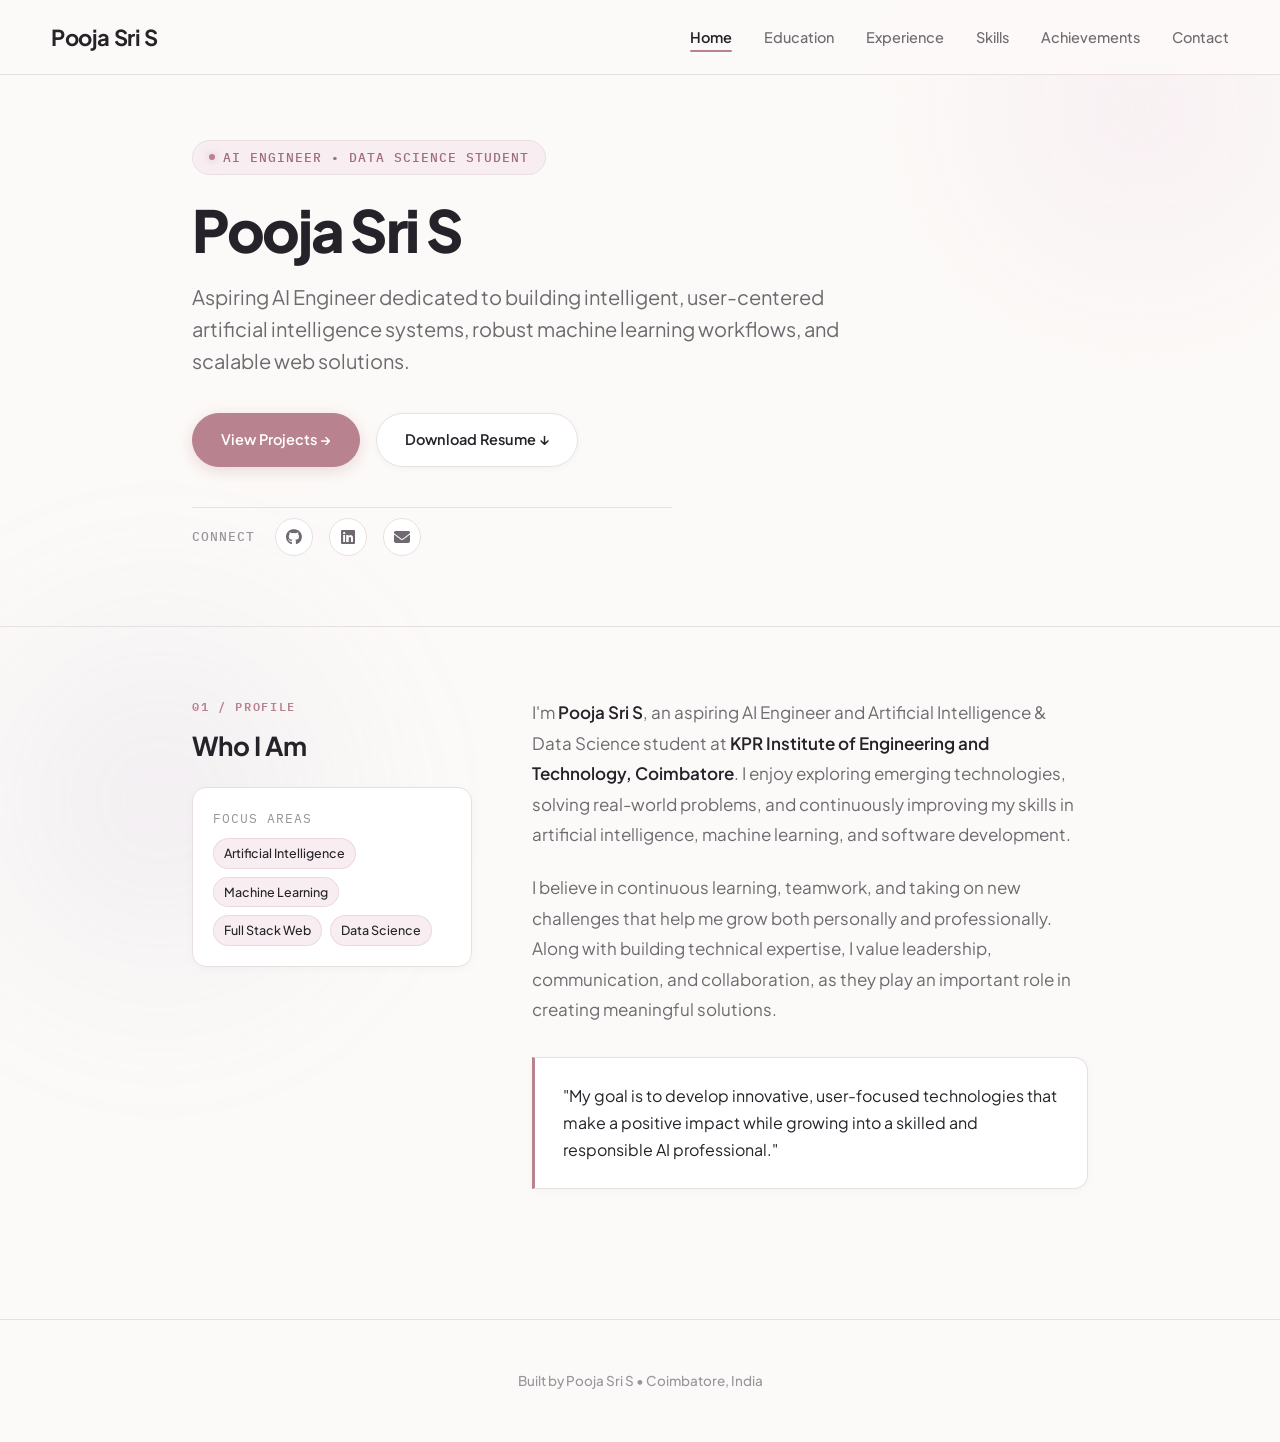
<file: index.html>
<!DOCTYPE html>
<html lang="en">
<head>
    <meta charset="UTF-8">
    <meta name="viewport" content="width=device-width, initial-scale=1.0">
    <title>Pooja Sri S | AI Engineer</title>

    <link rel="preconnect" href="https://fonts.googleapis.com">
    <link rel="preconnect" href="https://fonts.gstatic.com" crossorigin>

    <!-- Font Awesome -->
    <link rel="stylesheet" href="https://cdnjs.cloudflare.com/ajax/libs/font-awesome/6.5.0/css/all.min.css">

    <link rel="stylesheet" href="css/style.css">
    <link rel="stylesheet" href="css/about.css">
</head>
<body>

    <!-- ================= NAVBAR ================= -->
    <nav>
        <div class="nav-inner">
            <a href="index.html" class="nav-logo">Pooja Sri S</a>
            <button class="nav-toggle" id="navToggle" aria-label="Toggle navigation">☰</button>
            <ul class="nav-links" id="navLinks">
                <li><a href="index.html" class="active">Home</a></li>
                <li><a href="education.html">Education</a></li>
                <li><a href="experience.html">Experience</a></li>
                <li><a href="skills.html">Skills</a></li>
                <li><a href="achievements.html">Achievements</a></li>
                <li><a href="contact.html">Contact</a></li>
            </ul>
        </div>
    </nav>

    <main>

        <!-- ================= EDITORIAL HERO ================= -->
        <section class="home-hero">
            <div class="wrap">

                <div class="hero-pill reveal">
                    <span class="hero-pill-dot"></span>
                    AI Engineer • Data Science Student
                </div>

                <h1 class="hero-title reveal">
                    Pooja Sri S
                </h1>

                <p class="hero-lead reveal">
                    Aspiring AI Engineer dedicated to building intelligent, user-centered artificial intelligence systems, robust machine learning workflows, and scalable web solutions.
                </p>

                <!-- Call to Action Buttons -->
                <div class="hero-actions reveal">
                    <a href="projects.html" class="btn btn-primary">
                        View Projects →
                    </a>
                    <a href="assets/documents/resume.pdf" target="_blank" class="btn btn-ghost">
                        Download Resume ↓
                    </a>
                </div>

                <!-- Minimal Social Links -->
                <div class="hero-social reveal">
                    <span class="hero-social-label">Connect</span>
                    <a href="https://github.com/Pooja-Sri01" target="_blank" rel="noopener noreferrer" class="hero-social-link" aria-label="GitHub">
                        <i class="fab fa-github"></i>
                    </a>
                    <a href="https://www.linkedin.com/in/pooja-sri-31b252328/" target="_blank" rel="noopener noreferrer" class="hero-social-link" aria-label="LinkedIn">
                        <i class="fab fa-linkedin"></i>
                    </a>
                    <a href="https://mail.google.com/mail/?view=cm&fs=1&to=poojasomu989499@gmail.com" target="_blank" rel="noopener noreferrer" class="hero-social-link" aria-label="Email">
                        <i class="fas fa-envelope"></i>
                    </a>
                </div>

            </div>
        </section>

        <!-- ================= WHO I AM SECTION ================= -->
        <section class="about-section">
            <div class="wrap">

                <div class="about-editorial-grid">

                    <!-- Left: Sticky Editorial Label -->
                    <div class="about-meta reveal">
                        <div class="about-meta-tag">01 / Profile</div>
                        <h2 class="about-meta-title">Who I Am</h2>

                        <div class="about-pill-card">
                            <div class="about-pill-title">Focus Areas</div>
                            <div class="about-pill-list">
                                <span class="about-pill-item">Artificial Intelligence</span>
                                <span class="about-pill-item">Machine Learning</span>
                                <span class="about-pill-item">Full Stack Web</span>
                                <span class="about-pill-item">Data Science</span>
                            </div>
                        </div>
                    </div>

                    <!-- Right: Content -->
                    <div class="about-content reveal">

                        <p>
                            I'm <b>Pooja Sri S</b>, an aspiring AI Engineer and Artificial Intelligence &amp; Data Science student at <b>KPR Institute of Engineering and Technology, Coimbatore</b>. I enjoy exploring emerging technologies, solving real-world problems, and continuously improving my skills in artificial intelligence, machine learning, and software development.
                        </p>

                        <p>
                            I believe in continuous learning, teamwork, and taking on new challenges that help me grow both personally and professionally. Along with building technical expertise, I value leadership, communication, and collaboration, as they play an important role in creating meaningful solutions.
                        </p>

                        <div class="about-quote">
                            "My goal is to develop innovative, user-focused technologies that make a positive impact while growing into a skilled and responsible AI professional."
                        </div>

                    </div>

                </div>

            </div>
        </section>

    </main>

    <!-- ================= FOOTER ================= -->
    <footer>
        Built by Pooja Sri S • Coimbatore, India
    </footer>

    <script src="js/script.js"></script>
</body>
</html>
</file>
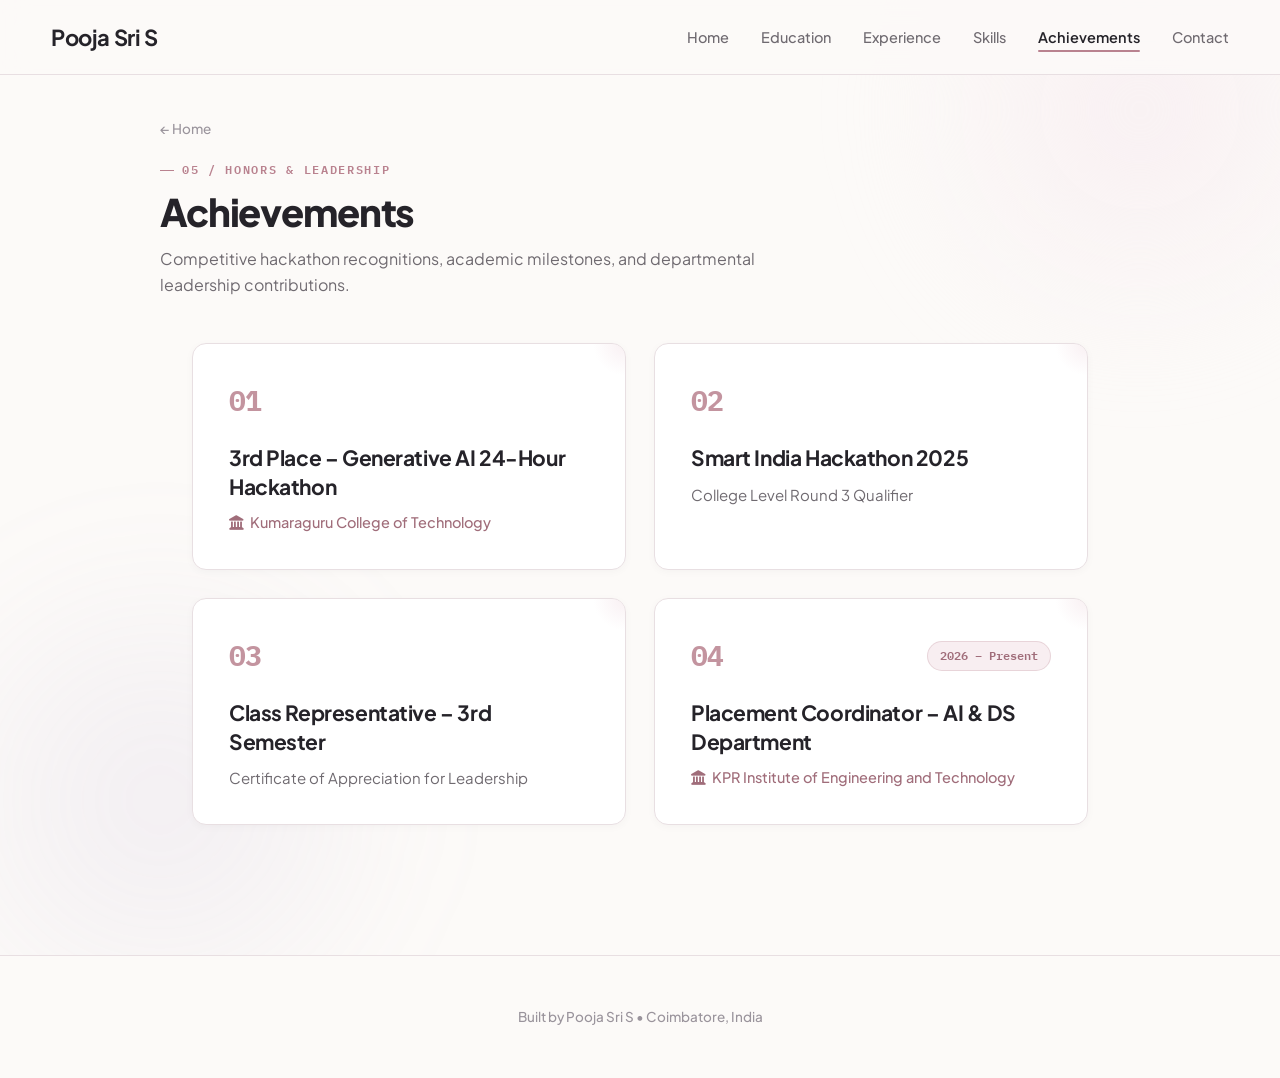
<file: achievements.html>
<!DOCTYPE html>
<html lang="en">
<head>
    <meta charset="UTF-8">
    <meta name="viewport" content="width=device-width, initial-scale=1.0">
    <title>Achievements — Pooja Sri S</title>

    <link rel="preconnect" href="https://fonts.googleapis.com">
    <link rel="preconnect" href="https://fonts.gstatic.com" crossorigin>

    <!-- Font Awesome -->
    <link rel="stylesheet" href="https://cdnjs.cloudflare.com/ajax/libs/font-awesome/6.5.0/css/all.min.css">

    <link rel="stylesheet" href="css/style.css">
    <link rel="stylesheet" href="css/achievements.css">
</head>
<body>

    <!-- ================= NAVBAR ================= -->
    <nav>
        <div class="nav-inner">
            <a href="index.html" class="nav-logo">Pooja Sri S</a>
            <button class="nav-toggle" id="navToggle" aria-label="Toggle navigation">☰</button>
            <ul class="nav-links" id="navLinks">
                <li><a href="index.html">Home</a></li>
                <li><a href="education.html">Education</a></li>
                <li><a href="experience.html">Experience</a></li>
                <li><a href="skills.html">Skills</a></li>
                <li><a href="achievements.html" class="active">Achievements</a></li>
                <li><a href="contact.html">Contact</a></li>
            </ul>
        </div>
    </nav>

    <main>

        <!-- ================= PAGE HEADER ================= -->
        <div class="wrap page-header reveal">
            <a href="index.html" class="back-link">← Home</a>
            <div class="section-label">05 / Honors &amp; Leadership</div>
            <h1 class="section-title">Achievements</h1>
            <p class="section-subtitle">
                Competitive hackathon recognitions, academic milestones, and departmental leadership contributions.
            </p>
        </div>

        <!-- ================= ACHIEVEMENTS GRID ================= -->
        <div class="wrap page-content achieve-section">
            <div class="achieve-grid">

                <!-- 01: Generative AI Hackathon -->
                <div class="achieve-card reveal">
                    <div class="achieve-card-header">
                        <div class="achieve-index">01</div>
                    </div>
                    <div class="achieve-body">
                        <h2 class="achieve-title">3rd Place – Generative AI 24-Hour Hackathon</h2>
                        <div class="achieve-org">
                            <i class="fas fa-landmark"></i>
                            Kumaraguru College of Technology
                        </div>
                    </div>
                </div>

                <!-- 02: Smart India Hackathon -->
                <div class="achieve-card reveal">
                    <div class="achieve-card-header">
                        <div class="achieve-index">02</div>
                    </div>
                    <div class="achieve-body">
                        <h2 class="achieve-title">Smart India Hackathon 2025</h2>
                        <div class="achieve-detail">
                            College Level Round 3 Qualifier
                        </div>
                    </div>
                </div>

                <!-- 03: Class Representative -->
                <div class="achieve-card reveal">
                    <div class="achieve-card-header">
                        <div class="achieve-index">03</div>
                    </div>
                    <div class="achieve-body">
                        <h2 class="achieve-title">Class Representative – 3rd Semester</h2>
                        <div class="achieve-detail">
                            Certificate of Appreciation for Leadership
                        </div>
                    </div>
                </div>

                <!-- 04: Placement Coordinator -->
                <div class="achieve-card reveal">
                    <div class="achieve-card-header">
                        <div class="achieve-index">04</div>
                        <span class="achieve-date">2026 – Present</span>
                    </div>
                    <div class="achieve-body">
                        <h2 class="achieve-title">Placement Coordinator – AI &amp; DS Department</h2>
                        <div class="achieve-org">
                            <i class="fas fa-landmark"></i>
                            KPR Institute of Engineering and Technology
                        </div>
                    </div>
                </div>

            </div>
        </div>

    </main>

    <!-- ================= FOOTER ================= -->
    <footer>
        Built by Pooja Sri S • Coimbatore, India
    </footer>

    <script src="js/script.js"></script>
</body>
</html>
</file>
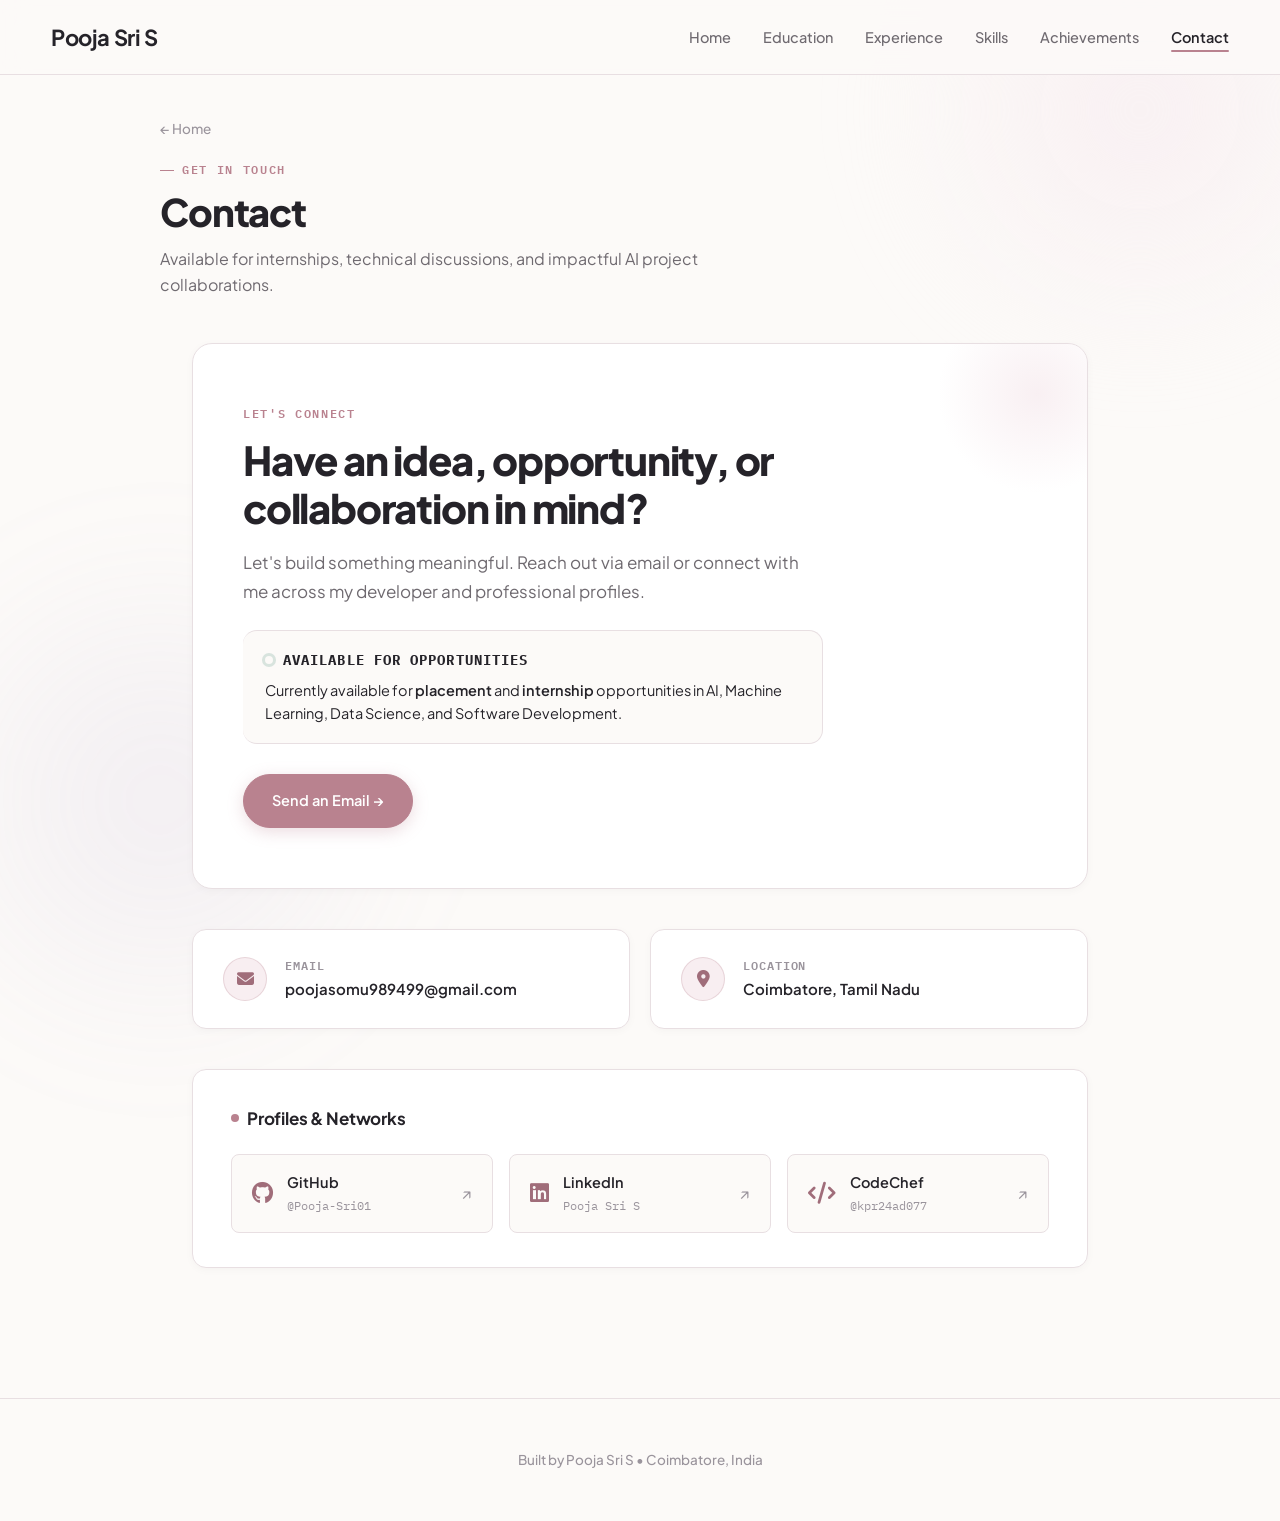
<file: contact.html>
<!DOCTYPE html>
<html lang="en">
<head>
    <meta charset="UTF-8">
    <meta name="viewport" content="width=device-width, initial-scale=1.0">
    <title>Contact — Pooja Sri S</title>

    <link rel="preconnect" href="https://fonts.googleapis.com">
    <link rel="preconnect" href="https://fonts.gstatic.com" crossorigin>

    <!-- Font Awesome -->
    <link rel="stylesheet" href="https://cdnjs.cloudflare.com/ajax/libs/font-awesome/6.5.0/css/all.min.css">

    <link rel="stylesheet" href="css/style.css">
    <link rel="stylesheet" href="css/contact.css">
</head>
<body>

    <!-- ================= NAVBAR ================= -->
    <nav>
        <div class="nav-inner">
            <a href="index.html" class="nav-logo">Pooja Sri S</a>
            <button class="nav-toggle" id="navToggle" aria-label="Toggle navigation">☰</button>
            <ul class="nav-links" id="navLinks">
                <li><a href="index.html">Home</a></li>
                <li><a href="education.html">Education</a></li>
                <li><a href="experience.html">Experience</a></li>
                <li><a href="skills.html">Skills</a></li>
                <li><a href="achievements.html">Achievements</a></li>
                <li><a href="contact.html" class="active">Contact</a></li>
            </ul>
        </div>
    </nav>

    <main>

        <!-- ================= PAGE HEADER ================= -->
        <div class="wrap page-header reveal">
            <a href="index.html" class="back-link">← Home</a>
            <div class="section-label">GET IN TOUCH</div>
            <h1 class="section-title">Contact</h1>
            <p class="section-subtitle">
                Available for internships, technical discussions, and impactful AI project collaborations.
            </p>
        </div>

        <div class="wrap page-content contact-section">

            <!-- ================= FINAL CTA HERO ================= -->
            <div class="contact-cta-hero reveal">
                <div class="contact-cta-tag">LET'S CONNECT</div>
                <h2 class="contact-cta-title">
                    Have an idea, opportunity, or collaboration in mind?
                </h2>
                <p class="contact-cta-desc">
                    Let's build something meaningful. Reach out via email or connect with me across my developer and professional profiles.
                </p>
                <div class="contact-availability-box">
                    <div class="availability-header">
                        <span class="availability-pulse"></span>
                        <span class="availability-title">Available for Opportunities</span>
                    </div>
                    <p class="availability-desc">
                        Currently available for <strong>placement</strong> and <strong>internship</strong> opportunities in AI, Machine Learning, Data Science, and Software Development.
                    </p>
                </div>

                <div class="contact-primary-action">
                    <a href="https://mail.google.com/mail/?view=cm&fs=1&to=poojasomu989499@gmail.com" target="_blank" rel="noopener noreferrer" class="btn btn-primary">
                        Send an Email →
                    </a>
                </div>
            </div>

            <!-- ================= CONTACT DETAILS ROW ================= -->
            <div class="contact-details-grid">

                <!-- Email -->
                <a href="https://mail.google.com/mail/?view=cm&fs=1&to=poojasomu989499@gmail.com" target="_blank" rel="noopener noreferrer" class="contact-detail-card reveal">
                    <div class="contact-detail-icon">
                        <i class="fas fa-envelope"></i>
                    </div>
                    <div class="contact-detail-info">
                        <span class="contact-detail-label">Email</span>
                        <span class="contact-detail-value">poojasomu989499@gmail.com</span>
                    </div>
                </a>

                <!-- Location -->
                <div class="contact-detail-card reveal">
                    <div class="contact-detail-icon">
                        <i class="fas fa-location-dot"></i>
                    </div>
                    <div class="contact-detail-info">
                        <span class="contact-detail-label">Location</span>
                        <span class="contact-detail-value">Coimbatore, Tamil Nadu</span>
                    </div>
                </div>

            </div>

            <!-- ================= SOCIAL & PROFILES ================= -->
            <div class="social-network-section reveal">
                <h3 class="social-network-heading">Profiles &amp; Networks</h3>
                <div class="social-network-grid">

                    <!-- GitHub -->
                    <a href="https://github.com/Pooja-Sri01" target="_blank" rel="noopener noreferrer" class="social-net-card">
                        <i class="fab fa-github"></i>
                        <div>
                            <span class="social-net-name">GitHub</span>
                            <span class="social-net-sub">@Pooja-Sri01</span>
                        </div>
                        <span class="social-net-arrow">↗</span>
                    </a>

                    <!-- LinkedIn -->
                    <a href="https://www.linkedin.com/in/pooja-sri-31b252328/" target="_blank" rel="noopener noreferrer" class="social-net-card">
                        <i class="fab fa-linkedin"></i>
                        <div>
                            <span class="social-net-name">LinkedIn</span>
                            <span class="social-net-sub">Pooja Sri S</span>
                        </div>
                        <span class="social-net-arrow">↗</span>
                    </a>

                    <!-- CodeChef -->
                    <a href="https://www.codechef.com/users/kpr24ad077" target="_blank" rel="noopener noreferrer" class="social-net-card">
                        <i class="fas fa-code"></i>
                        <div>
                            <span class="social-net-name">CodeChef</span>
                            <span class="social-net-sub">@kpr24ad077</span>
                        </div>
                        <span class="social-net-arrow">↗</span>
                    </a>

                </div>
            </div>

        </div>

    </main>

    <!-- ================= FOOTER ================= -->
    <footer>
        Built by Pooja Sri S • Coimbatore, India
    </footer>

    <script src="js/script.js"></script>
</body>
</html>
</file>
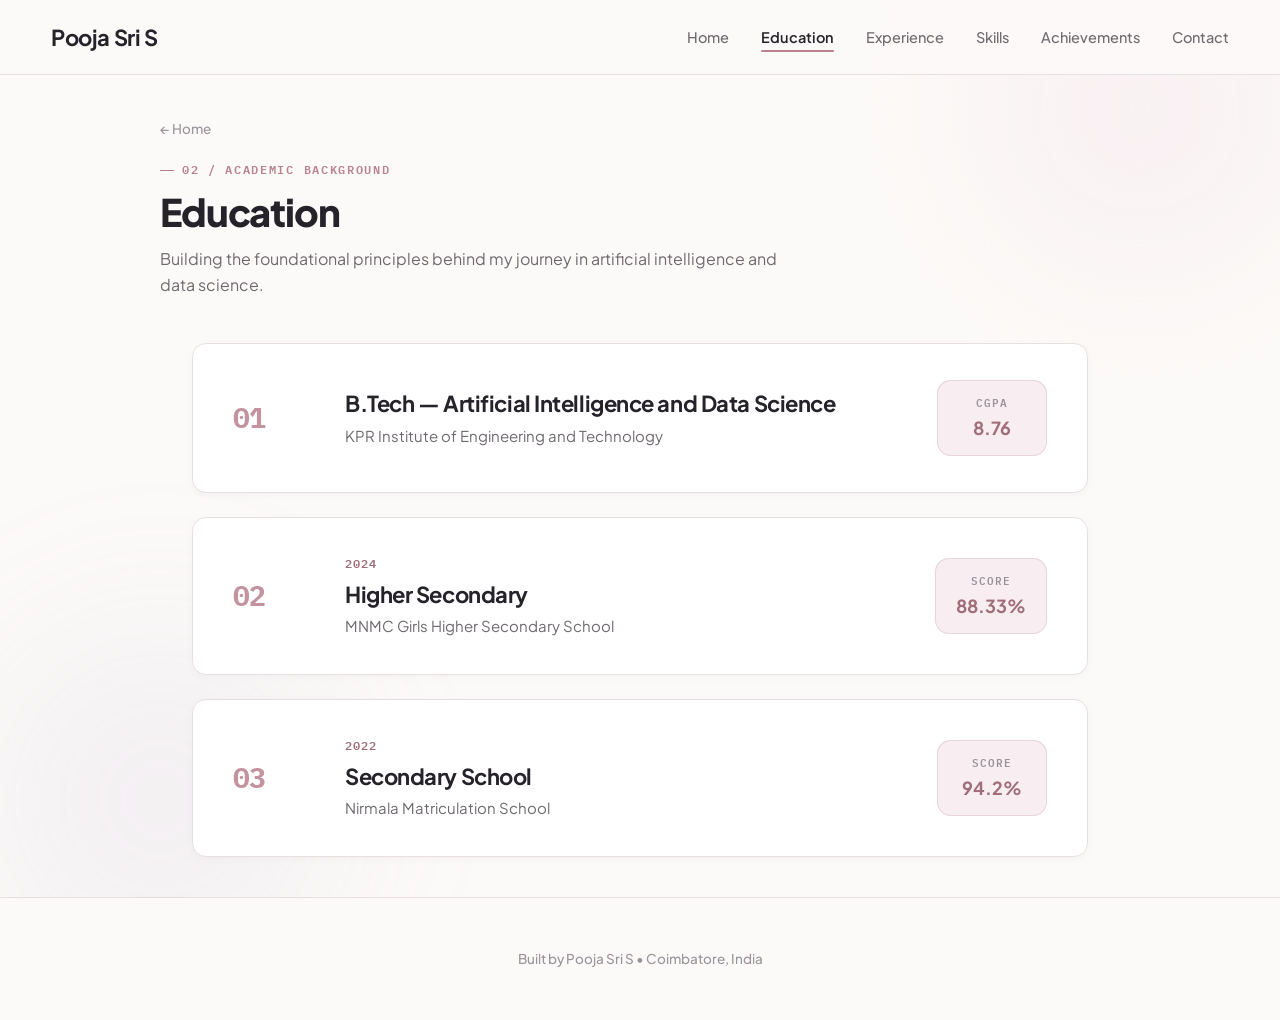
<file: education.html>
<!DOCTYPE html>
<html lang="en">
<head>
    <meta charset="UTF-8">
    <meta name="viewport" content="width=device-width, initial-scale=1.0">
    <title>Education — Pooja Sri S</title>

    <link rel="preconnect" href="https://fonts.googleapis.com">
    <link rel="preconnect" href="https://fonts.gstatic.com" crossorigin>

    <link rel="stylesheet" href="css/style.css">
    <link rel="stylesheet" href="css/education.css">
</head>
<body>

    <!-- ================= NAVBAR ================= -->
    <nav>
        <div class="nav-inner">
            <a href="index.html" class="nav-logo">Pooja Sri S</a>
            <button class="nav-toggle" id="navToggle" aria-label="Toggle navigation">☰</button>
            <ul class="nav-links" id="navLinks">
                <li><a href="index.html">Home</a></li>
                <li><a href="education.html" class="active">Education</a></li>
                <li><a href="experience.html">Experience</a></li>
                <li><a href="skills.html">Skills</a></li>
                <li><a href="achievements.html">Achievements</a></li>
                <li><a href="contact.html">Contact</a></li>
            </ul>
        </div>
    </nav>

    <main>

        <!-- ================= PAGE HEADER ================= -->
        <div class="wrap page-header reveal">
            <a href="index.html" class="back-link">← Home</a>
            <div class="section-label">02 / Academic Background</div>
            <h1 class="section-title">Education</h1>
            <p class="section-subtitle">
                Building the foundational principles behind my journey in artificial intelligence and data science.
            </p>
        </div>

        <!-- ================= EDUCATION LIST ================= -->
        <div class="wrap page-content education-section">
            <div class="edu-list">

                <!-- 01: B.Tech -->
                <div class="edu-card reveal">
                    <div class="edu-index">01</div>
                    <div class="edu-content">
                        <h2 class="edu-degree">B.Tech — Artificial Intelligence and Data Science</h2>
                        <p class="edu-institution">KPR Institute of Engineering and Technology</p>
                    </div>
                    <div class="edu-badge-container">
                        <div class="edu-score-badge">
                            <span class="score-label">CGPA</span>
                            <span class="score-val">8.76</span>
                        </div>
                    </div>
                </div>

                <!-- 02: Higher Secondary -->
                <div class="edu-card reveal">
                    <div class="edu-index">02</div>
                    <div class="edu-content">
                        <span class="edu-year-tag">2024</span>
                        <h2 class="edu-degree">Higher Secondary</h2>
                        <p class="edu-institution">MNMC Girls Higher Secondary School</p>
                    </div>
                    <div class="edu-badge-container">
                        <div class="edu-score-badge">
                            <span class="score-label">Score</span>
                            <span class="score-val">88.33%</span>
                        </div>
                    </div>
                </div>

                <!-- 03: Secondary School -->
                <div class="edu-card reveal">
                    <div class="edu-index">03</div>
                    <div class="edu-content">
                        <span class="edu-year-tag">2022</span>
                        <h2 class="edu-degree">Secondary School</h2>
                        <p class="edu-institution">Nirmala Matriculation School</p>
                    </div>
                    <div class="edu-badge-container">
                        <div class="edu-score-badge">
                            <span class="score-label">Score</span>
                            <span class="score-val">94.2%</span>
                        </div>
                    </div>
                </div>

            </div>
        </div>

    </main>

    <!-- ================= FOOTER ================= -->
    <footer>
        Built by Pooja Sri S • Coimbatore, India
    </footer>

    <script src="js/script.js"></script>
</body>
</html>
</file>
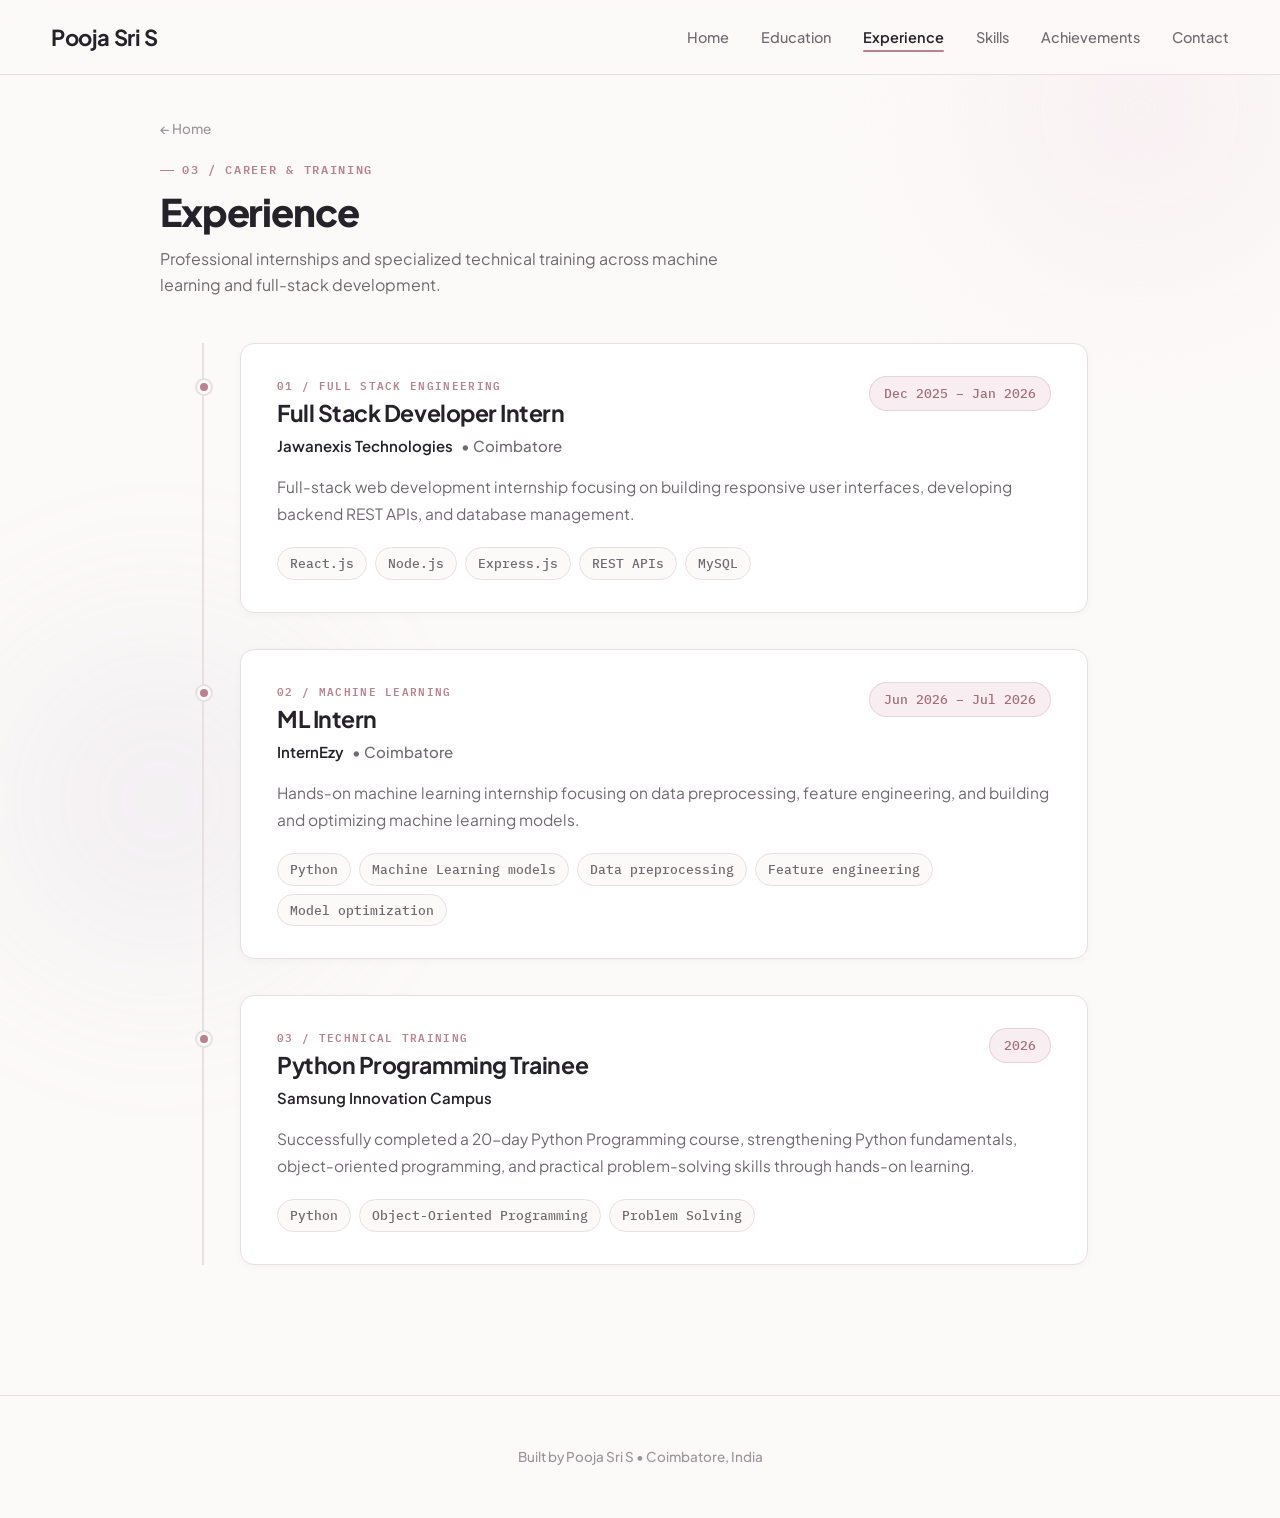
<file: experience.html>
<!DOCTYPE html>
<html lang="en">
<head>
    <meta charset="UTF-8">
    <meta name="viewport" content="width=device-width, initial-scale=1.0">
    <title>Experience — Pooja Sri S</title>

    <link rel="preconnect" href="https://fonts.googleapis.com">
    <link rel="preconnect" href="https://fonts.gstatic.com" crossorigin>

    <link rel="stylesheet" href="css/style.css">
    <link rel="stylesheet" href="css/experience.css">
</head>
<body>

    <!-- ================= NAVBAR ================= -->
    <nav>
        <div class="nav-inner">
            <a href="index.html" class="nav-logo">Pooja Sri S</a>
            <button class="nav-toggle" id="navToggle" aria-label="Toggle navigation">☰</button>
            <ul class="nav-links" id="navLinks">
                <li><a href="index.html">Home</a></li>
                <li><a href="education.html">Education</a></li>
                <li><a href="experience.html" class="active">Experience</a></li>
                <li><a href="skills.html">Skills</a></li>
                <li><a href="achievements.html">Achievements</a></li>
                <li><a href="contact.html">Contact</a></li>
            </ul>
        </div>
    </nav>

    <main>

        <!-- ================= PAGE HEADER ================= -->
        <div class="wrap page-header reveal">
            <a href="index.html" class="back-link">← Home</a>
            <div class="section-label">03 / Career &amp; Training</div>
            <h1 class="section-title">Experience</h1>
            <p class="section-subtitle">
                Professional internships and specialized technical training across machine learning and full-stack development.
            </p>
        </div>

        <!-- ================= TIMELINE SECTION ================= -->
        <div class="wrap page-content exp-section">
            <div class="exp-timeline">

                <!-- 01: Full Stack Developer Intern -->
                <div class="exp-card reveal">
                    <div class="exp-header">
                        <div class="exp-title-block">
                            <div class="exp-num">01 / Full Stack Engineering</div>
                            <h2 class="exp-role">Full Stack Developer Intern</h2>
                            <div class="exp-company">
                                <span class="exp-company-highlight">Jawanexis Technologies</span> • Coimbatore
                            </div>
                        </div>
                        <div class="exp-date-pill">
                            Dec 2025 – Jan 2026
                        </div>
                    </div>

                    <p class="exp-desc">
                        Full-stack web development internship focusing on building responsive user interfaces, developing backend REST APIs, and database management.
                    </p>

                    <div class="exp-tech">
                        <span class="tech-chip">React.js</span>
                        <span class="tech-chip">Node.js</span>
                        <span class="tech-chip">Express.js</span>
                        <span class="tech-chip">REST APIs</span>
                        <span class="tech-chip">MySQL</span>
                    </div>
                </div>

                <!-- 02: ML Intern -->
                <div class="exp-card reveal">
                    <div class="exp-header">
                        <div class="exp-title-block">
                            <div class="exp-num">02 / Machine Learning</div>
                            <h2 class="exp-role">ML Intern</h2>
                            <div class="exp-company">
                                <span class="exp-company-highlight">InternEzy</span> • Coimbatore
                            </div>
                        </div>
                        <div class="exp-date-pill">
                            Jun 2026 – Jul 2026
                        </div>
                    </div>

                    <p class="exp-desc">
                        Hands-on machine learning internship focusing on data preprocessing, feature engineering, and building and optimizing machine learning models.
                    </p>

                    <div class="exp-tech">
                        <span class="tech-chip">Python</span>
                        <span class="tech-chip">Machine Learning models</span>
                        <span class="tech-chip">Data preprocessing</span>
                        <span class="tech-chip">Feature engineering</span>
                        <span class="tech-chip">Model optimization</span>
                    </div>
                </div>

                <!-- 03: Samsung Innovation Campus -->
                <div class="exp-card reveal">
                    <div class="exp-header">
                        <div class="exp-title-block">
                            <div class="exp-num">03 / Technical Training</div>
                            <h2 class="exp-role">Python Programming Trainee</h2>
                            <div class="exp-company">
                                <span class="exp-company-highlight">Samsung Innovation Campus</span>
                            </div>
                        </div>
                        <div class="exp-date-pill">
                            2026
                        </div>
                    </div>

                    <p class="exp-desc">
                        Successfully completed a 20-day Python Programming course, strengthening Python fundamentals, object-oriented programming, and practical problem-solving skills through hands-on learning.
                    </p>

                    <div class="exp-tech">
                        <span class="tech-chip">Python</span>
                        <span class="tech-chip">Object-Oriented Programming</span>
                        <span class="tech-chip">Problem Solving</span>
                    </div>
                </div>

            </div>
        </div>

    </main>

    <!-- ================= FOOTER ================= -->
    <footer>
        Built by Pooja Sri S • Coimbatore, India
    </footer>

    <script src="js/script.js"></script>
</body>
</html>
</file>
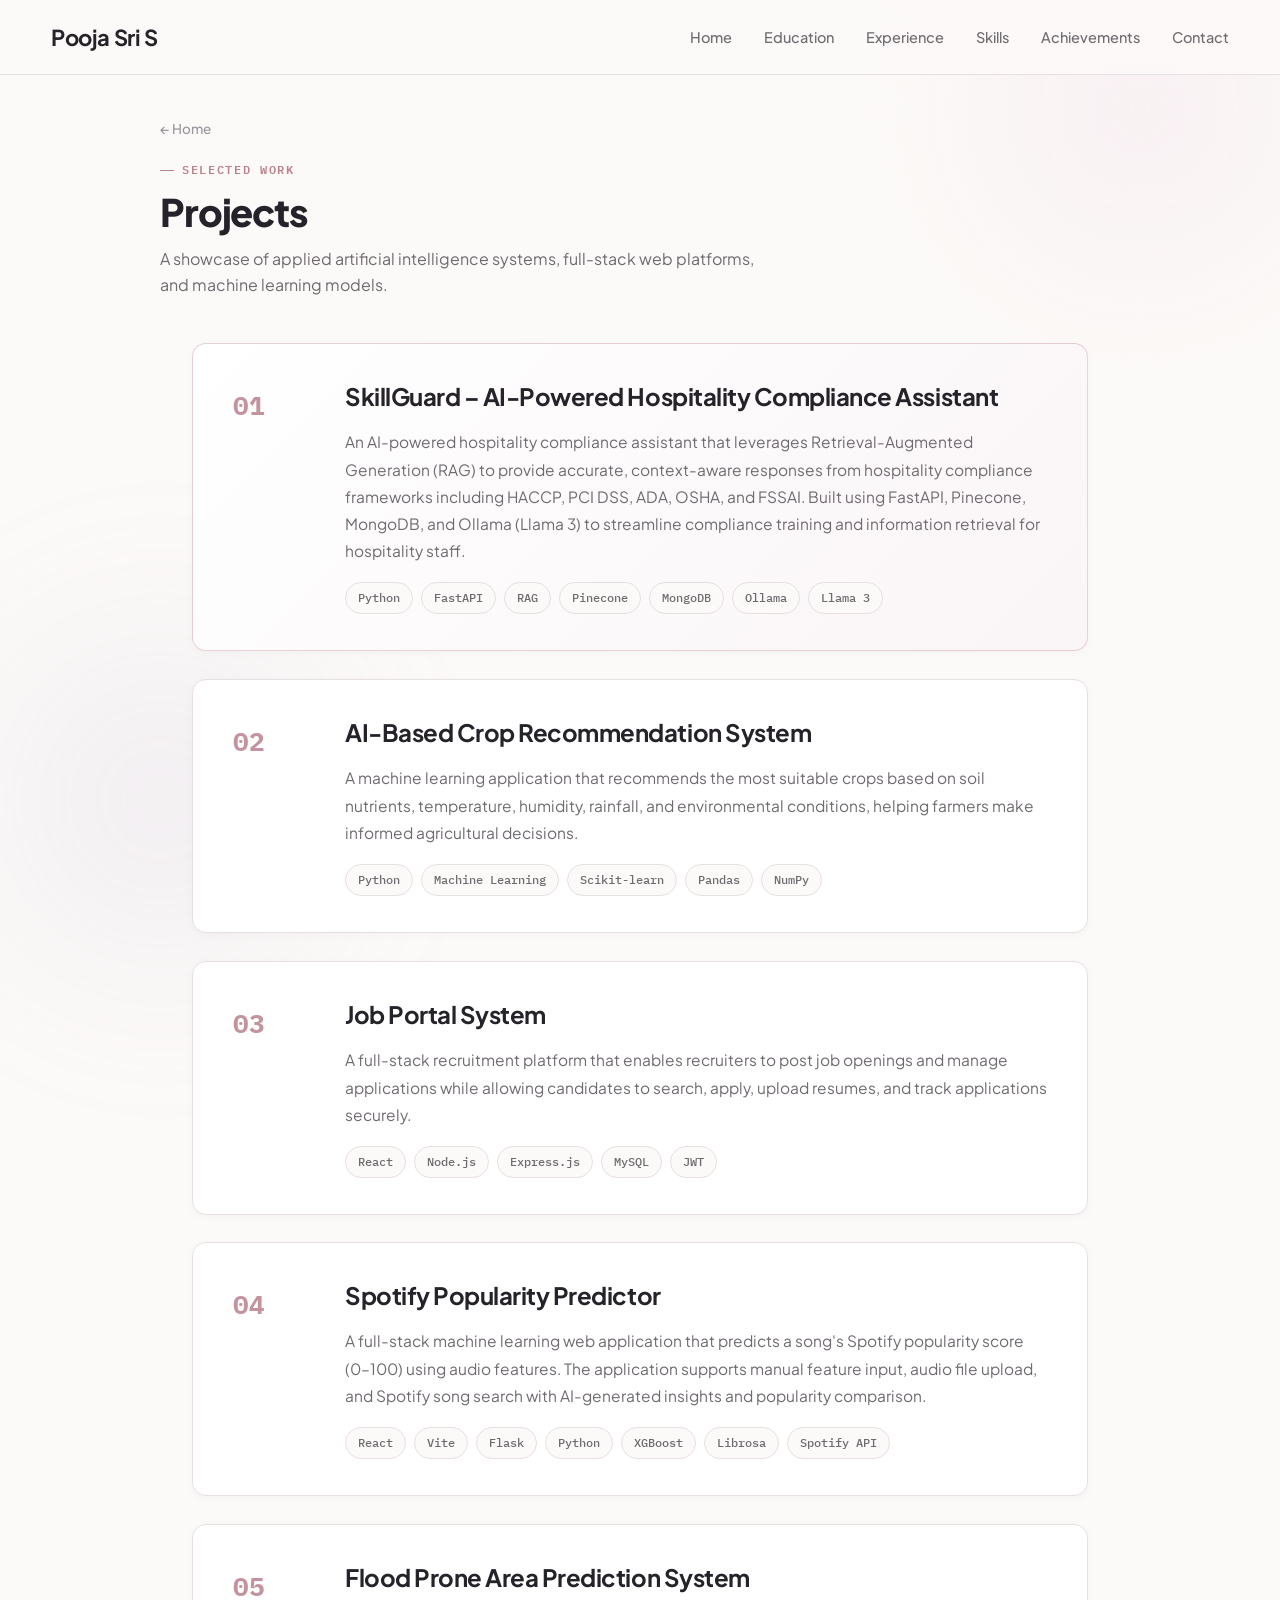
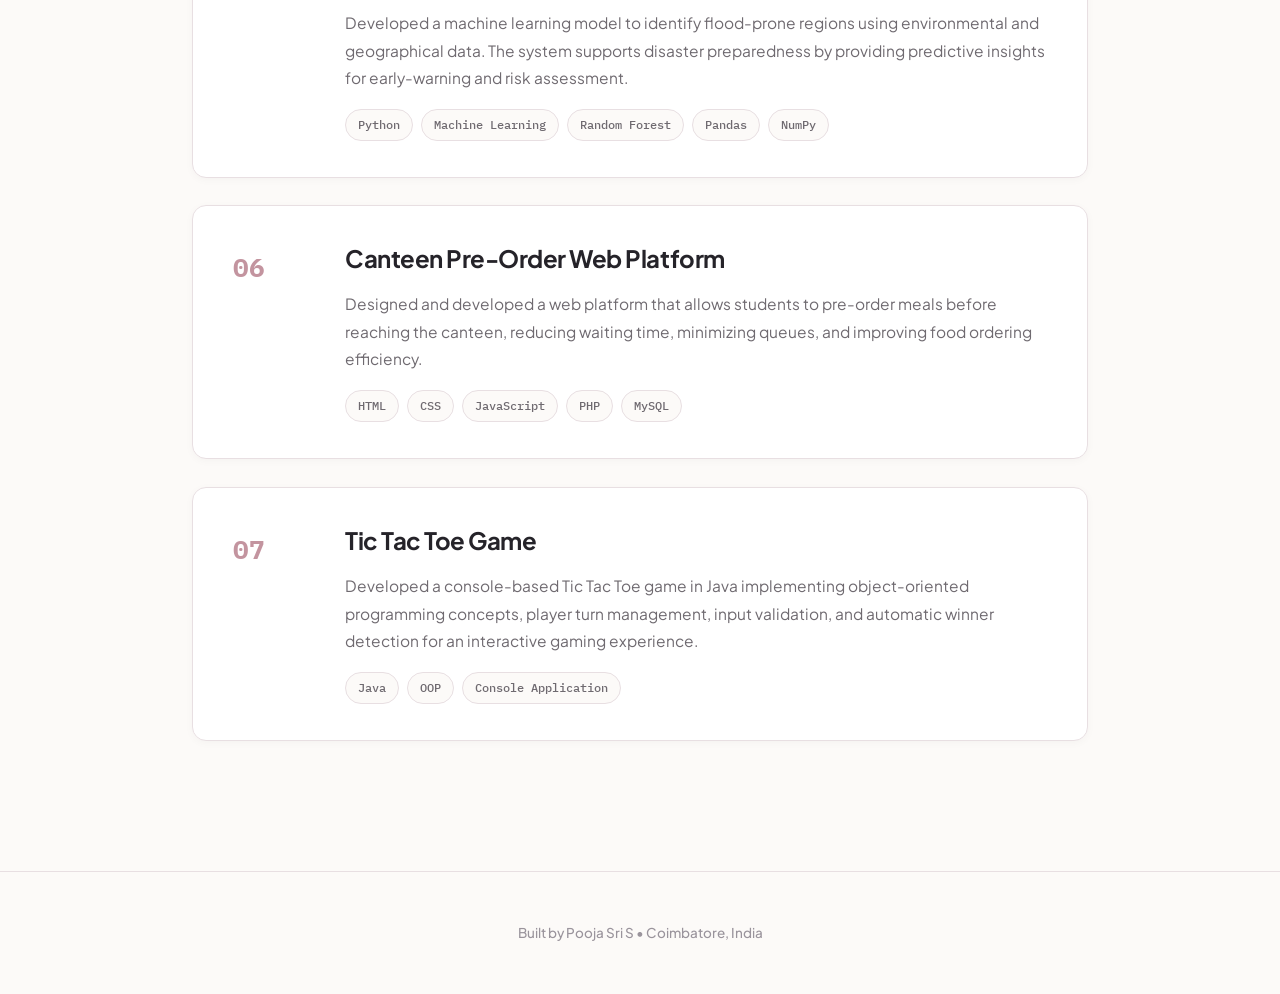
<file: projects.html>
<!DOCTYPE html>
<html lang="en">
<head>
    <meta charset="UTF-8">
    <meta name="viewport" content="width=device-width, initial-scale=1.0">
    <title>Projects — Pooja Sri S</title>

    <link rel="preconnect" href="https://fonts.googleapis.com">
    <link rel="preconnect" href="https://fonts.gstatic.com" crossorigin>

    <!-- Font Awesome -->
    <link rel="stylesheet" href="https://cdnjs.cloudflare.com/ajax/libs/font-awesome/6.5.0/css/all.min.css">

    <link rel="stylesheet" href="css/style.css">
    <link rel="stylesheet" href="css/projects.css">
</head>
<body>

    <!-- ================= NAVBAR ================= -->
    <nav>
        <div class="nav-inner">
            <a href="index.html" class="nav-logo">Pooja Sri S</a>
            <button class="nav-toggle" id="navToggle" aria-label="Toggle navigation">☰</button>
            <ul class="nav-links" id="navLinks">
                <li><a href="index.html">Home</a></li>
                <li><a href="education.html">Education</a></li>
                <li><a href="experience.html">Experience</a></li>
                <li><a href="skills.html">Skills</a></li>
                <li><a href="achievements.html">Achievements</a></li>
                <li><a href="contact.html">Contact</a></li>
            </ul>
        </div>
    </nav>

    <main>

        <!-- ================= PAGE HEADER ================= -->
        <div class="wrap page-header reveal">
            <a href="index.html" class="back-link">← Home</a>
            <div class="section-label">SELECTED WORK</div>
            <h1 class="section-title">Projects</h1>
            <p class="section-subtitle">
                A showcase of applied artificial intelligence systems, full-stack web platforms, and machine learning models.
            </p>
        </div>

        <!-- ================= PROJECTS LIST ================= -->
        <div class="wrap page-content proj-section">
            <div class="proj-list">

                <!-- 01: SkillGuard -->
                <div class="proj-card flagship reveal">
                    <div class="proj-index">01</div>
                    <div class="proj-content">
                        <div class="proj-head">
                            <h2 class="proj-title">SkillGuard – AI-Powered Hospitality Compliance Assistant</h2>
                        </div>
                        <p class="proj-desc">
                            An AI-powered hospitality compliance assistant that leverages Retrieval-Augmented Generation (RAG) to provide accurate, context-aware responses from hospitality compliance frameworks including HACCP, PCI DSS, ADA, OSHA, and FSSAI. Built using FastAPI, Pinecone, MongoDB, and Ollama (Llama 3) to streamline compliance training and information retrieval for hospitality staff.
                        </p>
                        <div class="proj-stack">
                            <span class="stack-pill">Python</span>
                            <span class="stack-pill">FastAPI</span>
                            <span class="stack-pill">RAG</span>
                            <span class="stack-pill">Pinecone</span>
                            <span class="stack-pill">MongoDB</span>
                            <span class="stack-pill">Ollama</span>
                            <span class="stack-pill">Llama 3</span>
                        </div>
                    </div>
                </div>

                <!-- 02: Crop Recommendation -->
                <div class="proj-card reveal">
                    <div class="proj-index">02</div>
                    <div class="proj-content">
                        <div class="proj-head">
                            <h2 class="proj-title">AI-Based Crop Recommendation System</h2>
                        </div>
                        <p class="proj-desc">
                            A machine learning application that recommends the most suitable crops based on soil nutrients, temperature, humidity, rainfall, and environmental conditions, helping farmers make informed agricultural decisions.
                        </p>
                        <div class="proj-stack">
                            <span class="stack-pill">Python</span>
                            <span class="stack-pill">Machine Learning</span>
                            <span class="stack-pill">Scikit-learn</span>
                            <span class="stack-pill">Pandas</span>
                            <span class="stack-pill">NumPy</span>
                        </div>
                    </div>
                </div>

                <!-- 03: Job Portal -->
                <div class="proj-card reveal">
                    <div class="proj-index">03</div>
                    <div class="proj-content">
                        <div class="proj-head">
                            <h2 class="proj-title">Job Portal System</h2>
                        </div>
                        <p class="proj-desc">
                            A full-stack recruitment platform that enables recruiters to post job openings and manage applications while allowing candidates to search, apply, upload resumes, and track applications securely.
                        </p>
                        <div class="proj-stack">
                            <span class="stack-pill">React</span>
                            <span class="stack-pill">Node.js</span>
                            <span class="stack-pill">Express.js</span>
                            <span class="stack-pill">MySQL</span>
                            <span class="stack-pill">JWT</span>
                        </div>
                    </div>
                </div>

                <!-- 04: Spotify Popularity Predictor -->
                <div class="proj-card reveal">
                    <div class="proj-index">04</div>
                    <div class="proj-content">
                        <div class="proj-head">
                            <h2 class="proj-title">Spotify Popularity Predictor</h2>
                        </div>
                        <p class="proj-desc">
                            A full-stack machine learning web application that predicts a song's Spotify popularity score (0–100) using audio features. The application supports manual feature input, audio file upload, and Spotify song search with AI-generated insights and popularity comparison.
                        </p>
                        <div class="proj-stack">
                            <span class="stack-pill">React</span>
                            <span class="stack-pill">Vite</span>
                            <span class="stack-pill">Flask</span>
                            <span class="stack-pill">Python</span>
                            <span class="stack-pill">XGBoost</span>
                            <span class="stack-pill">Librosa</span>
                            <span class="stack-pill">Spotify API</span>
                        </div>
                    </div>
                </div>

                <!-- 05: Flood Prediction System -->
                <div class="proj-card reveal">
                    <div class="proj-index">05</div>
                    <div class="proj-content">
                        <div class="proj-head">
                            <h2 class="proj-title">Flood Prone Area Prediction System</h2>
                        </div>
                        <p class="proj-desc">
                            Developed a machine learning model to identify flood-prone regions using environmental and geographical data. The system supports disaster preparedness by providing predictive insights for early-warning and risk assessment.
                        </p>
                        <div class="proj-stack">
                            <span class="stack-pill">Python</span>
                            <span class="stack-pill">Machine Learning</span>
                            <span class="stack-pill">Random Forest</span>
                            <span class="stack-pill">Pandas</span>
                            <span class="stack-pill">NumPy</span>
                        </div>
                    </div>
                </div>

                <!-- 06: Canteen Pre-Order -->
                <div class="proj-card reveal">
                    <div class="proj-index">06</div>
                    <div class="proj-content">
                        <div class="proj-head">
                            <h2 class="proj-title">Canteen Pre-Order Web Platform</h2>
                        </div>
                        <p class="proj-desc">
                            Designed and developed a web platform that allows students to pre-order meals before reaching the canteen, reducing waiting time, minimizing queues, and improving food ordering efficiency.
                        </p>
                        <div class="proj-stack">
                            <span class="stack-pill">HTML</span>
                            <span class="stack-pill">CSS</span>
                            <span class="stack-pill">JavaScript</span>
                            <span class="stack-pill">PHP</span>
                            <span class="stack-pill">MySQL</span>
                        </div>
                    </div>
                </div>

                <!-- 07: Tic Tac Toe Java -->
                <div class="proj-card reveal">
                    <div class="proj-index">07</div>
                    <div class="proj-content">
                        <div class="proj-head">
                            <h2 class="proj-title">Tic Tac Toe Game</h2>
                        </div>
                        <p class="proj-desc">
                            Developed a console-based Tic Tac Toe game in Java implementing object-oriented programming concepts, player turn management, input validation, and automatic winner detection for an interactive gaming experience.
                        </p>
                        <div class="proj-stack">
                            <span class="stack-pill">Java</span>
                            <span class="stack-pill">OOP</span>
                            <span class="stack-pill">Console Application</span>
                        </div>
                    </div>
                </div>

            </div>
        </div>

    </main>

    <!-- ================= FOOTER ================= -->
    <footer>
        Built by Pooja Sri S • Coimbatore, India
    </footer>

    <script src="js/script.js"></script>
</body>
</html>
</file>
<file: css/style.css>
/* ==========================================================
   POOJA SRI S — PORTFOLIO DESIGN SYSTEM
   Theme: Soft Pastel + Minimal + Modern + Professional
   ========================================================== */

@import url('https://fonts.googleapis.com/css2?family=Plus+Jakarta+Sans:wght@300;400;500;600;700;800&family=IBM+Plex+Mono:wght@400;500;600&display=swap');

:root {
    /* Palette Tokens */
    --bg: #FCFAF8;                  /* Warm off-white / light cream */
    --bg-soft: #F8EEF1;             /* Very soft blush */
    --bg-card: #FFFFFF;             /* Crisp white */
    --bg-card-alt: #FAF6F7;         /* Alternate soft container */

    /* Accents */
    --rose: #B9828F;                /* Muted dusty rose */
    --rose-deep: #A06D7A;           /* Deeper dusty rose for hover */
    --rose-tint: rgba(185, 130, 143, 0.12);
    --lavender: #A99BCB;            /* Soft lavender */
    --lavender-tint: rgba(169, 155, 203, 0.14);
    --sage: #AAB8A0;                /* Muted sage */
    --sage-tint: rgba(170, 184, 160, 0.15);

    /* Text */
    --ink: #252329;                 /* Dark charcoal */
    --ink-soft: #6F6A70;            /* Muted gray */
    --ink-faint: #9A949C;           /* Light muted gray */

    /* Borders */
    --border: #E8DFE2;              /* Warm light gray/pink border */
    --border-hover: #D4C3C8;        /* Slightly darker border on hover */

    /* Typography */
    --font-sans: 'Plus Jakarta Sans', -apple-system, BlinkMacSystemFont, 'Segoe UI', Roboto, sans-serif;
    --font-mono: 'IBM Plex Mono', monospace;

    /* Shadows */
    --shadow-sm: 0 2px 8px rgba(37, 35, 41, 0.03);
    --shadow-md: 0 8px 24px rgba(185, 130, 143, 0.08);
    --shadow-lg: 0 16px 40px rgba(37, 35, 41, 0.06);

    /* Spacing */
    --radius-sm: 8px;
    --radius-md: 14px;
    --radius-lg: 20px;
    --radius-full: 9999px;
}

/* ==========================================================
   RESET & BASE STYLES
   ========================================================== */

*, *::before, *::after {
    margin: 0;
    padding: 0;
    box-sizing: border-box;
}

@media (prefers-reduced-motion: reduce) {
    *, *::before, *::after {
        animation-duration: 0.01ms !important;
        animation-iteration-count: 1 !important;
        transition-duration: 0.01ms !important;
        scroll-behavior: auto !important;
    }
}

html {
    scroll-behavior: smooth;
}

body {
    background-color: var(--bg);
    color: var(--ink);
    font-family: var(--font-sans);
    font-size: 16px;
    line-height: 1.65;
    -webkit-font-smoothing: antialiased;
    -moz-osx-font-smoothing: grayscale;
    position: relative;
    min-height: 100vh;
    overflow-x: hidden;
}

/* Soft Abstract Background Orbs */
body::before {
    content: "";
    position: fixed;
    top: -150px;
    right: -120px;
    width: 520px;
    height: 520px;
    border-radius: 50%;
    background: radial-gradient(circle, rgba(248, 238, 241, 0.85) 0%, rgba(252, 250, 248, 0) 70%);
    z-index: -1;
    pointer-events: none;
    filter: blur(40px);
}

body::after {
    content: "";
    position: fixed;
    bottom: -180px;
    left: -120px;
    width: 560px;
    height: 560px;
    border-radius: 50%;
    background: radial-gradient(circle, rgba(169, 155, 203, 0.12) 0%, rgba(252, 250, 248, 0) 70%);
    z-index: -1;
    pointer-events: none;
    filter: blur(50px);
}

a {
    color: inherit;
    text-decoration: none;
    transition: color 0.25s ease, border-color 0.25s ease;
}

::selection {
    background: #F0DCE2;
    color: var(--ink);
}

.wrap {
    max-width: 960px;
    margin: 0 auto;
    padding: 0 32px;
}

/* ==========================================================
   STICKY NAVBAR
   ========================================================== */

nav {
    position: fixed;
    top: 0;
    left: 0;
    width: 100%;
    height: 75px;
    background: rgba(252, 250, 248, 0.85);
    backdrop-filter: blur(14px);
    -webkit-backdrop-filter: blur(14px);
    border-bottom: 1px solid var(--border);
    z-index: 1000;
    transition: background-color 0.3s ease, border-color 0.3s ease;
}

.nav-inner {
    width: 92%;
    max-width: 1200px;
    height: 75px;
    margin: 0 auto;
    display: flex;
    justify-content: space-between;
    align-items: center;
}

.nav-logo {
    font-size: 22px;
    font-weight: 700;
    color: var(--ink);
    letter-spacing: -0.02em;
    display: inline-block;
}

.nav-logo:hover {
    color: var(--rose);
}

.nav-links {
    display: flex;
    align-items: center;
    gap: 32px;
    list-style: none;
}

.nav-links li {
    list-style: none;
}

.nav-links a {
    font-size: 14.5px;
    font-weight: 500;
    color: var(--ink-soft);
    position: relative;
    padding: 6px 0;
    transition: color 0.25s ease;
}

.nav-links a:hover {
    color: var(--ink);
}

.nav-links a.active {
    color: var(--ink);
    font-weight: 600;
}

.nav-links a.active::after {
    content: "";
    position: absolute;
    bottom: 0;
    left: 0;
    width: 100%;
    height: 2px;
    background: var(--rose);
    border-radius: 2px;
}

.nav-toggle {
    display: none;
    background: transparent;
    border: none;
    font-size: 24px;
    color: var(--ink);
    cursor: pointer;
    padding: 8px;
    line-height: 1;
}

/* ==========================================================
   PAGE HEADER COMPONENT (Standardized across pages)
   ========================================================== */

.page-header {
    padding: 115px 0 45px;
}

.back-link {
    display: inline-flex;
    align-items: center;
    gap: 6px;
    font-size: 13.5px;
    font-weight: 500;
    color: var(--ink-faint);
    margin-bottom: 20px;
    transition: transform 0.2s ease, color 0.2s ease;
}

.back-link:hover {
    color: var(--rose);
    transform: translateX(-3px);
}

.section-label {
    font-family: var(--font-mono);
    font-size: 12px;
    font-weight: 600;
    text-transform: uppercase;
    letter-spacing: 0.14em;
    color: var(--rose);
    margin-bottom: 8px;
    display: flex;
    align-items: center;
    gap: 8px;
}

.section-label::before {
    content: "";
    width: 14px;
    height: 1px;
    background: var(--rose);
    display: inline-block;
}

.section-title {
    font-size: 38px;
    font-weight: 800;
    letter-spacing: -0.03em;
    color: var(--ink);
    line-height: 1.25;
}

.section-subtitle {
    font-size: 16px;
    color: var(--ink-soft);
    margin-top: 10px;
    max-width: 620px;
    line-height: 1.65;
}

/* Backward compatibility for existing headers */
.section-num {
    font-family: var(--font-mono);
    font-size: 12px;
    font-weight: 600;
    text-transform: uppercase;
    letter-spacing: 0.14em;
    color: var(--rose);
    margin-bottom: 8px;
}

/* ==========================================================
   BUTTONS
   ========================================================== */

.btn {
    display: inline-flex;
    align-items: center;
    justify-content: center;
    gap: 10px;
    padding: 14px 28px;
    border-radius: var(--radius-full);
    font-size: 14.5px;
    font-weight: 600;
    text-decoration: none;
    transition: transform 0.25s ease, background-color 0.25s ease, border-color 0.25s ease, box-shadow 0.25s ease, color 0.25s ease;
    cursor: pointer;
}

.btn-primary {
    background: var(--rose);
    color: #FFFFFF;
    border: 1px solid var(--rose);
    box-shadow: 0 4px 16px rgba(185, 130, 143, 0.28);
}

.btn-primary:hover {
    background: var(--rose-deep);
    border-color: var(--rose-deep);
    transform: translateY(-2px);
    box-shadow: 0 6px 22px rgba(185, 130, 143, 0.38);
    color: #FFFFFF;
}

.btn-ghost {
    background: var(--bg-card);
    color: var(--ink);
    border: 1px solid var(--border);
    box-shadow: var(--shadow-sm);
}

.btn-ghost:hover {
    background: var(--bg-soft);
    border-color: var(--border-hover);
    transform: translateY(-2px);
    color: var(--rose-deep);
    box-shadow: var(--shadow-md);
}

/* ==========================================================
   UNIFIED FOOTER
   ========================================================== */

footer {
    padding: 50px 0;
    margin-top: 40px;
    border-top: 1px solid var(--border);
    text-align: center;
    font-size: 13.5px;
    font-weight: 500;
    color: var(--ink-faint);
    background: var(--bg);
}

/* ==========================================================
   SCROLL REVEAL ANIMATIONS
   ========================================================== */

.reveal {
    opacity: 0;
    transform: translateY(22px);
    transition: opacity 0.65s cubic-bezier(0.16, 1, 0.3, 1), transform 0.65s cubic-bezier(0.16, 1, 0.3, 1);
    will-change: opacity, transform;
}

.reveal.in {
    opacity: 1;
    transform: translateY(0);
}

/* ==========================================================
   RESPONSIVE (Global & Navbar)
   ========================================================== */

@media (max-width: 768px) {
    .nav-toggle {
        display: block;
    }

    .nav-links {
        position: fixed;
        top: 75px;
        left: 0;
        width: 100%;
        background: rgba(252, 250, 248, 0.98);
        backdrop-filter: blur(16px);
        -webkit-backdrop-filter: blur(16px);
        border-bottom: 1px solid var(--border);
        flex-direction: column;
        padding: 24px 32px 30px;
        gap: 18px;
        align-items: flex-start;
        box-shadow: var(--shadow-md);
        display: none;
    }

    .nav-links.open {
        display: flex;
    }

    .nav-links a {
        font-size: 16px;
        width: 100%;
        padding: 8px 0;
    }

    .section-title {
        font-size: 32px;
    }

    .wrap {
        padding: 0 20px;
    }

    .page-header {
        padding: 100px 0 35px;
    }
}
</file>
<file: css/about.css>
/* ==========================================================
   HOME & ABOUT STYLES
   Theme: Soft Pastel + Minimal + Modern Editorial
   ========================================================== */

/* ---------- Hero Section ---------- */

.home-hero {
    padding: 140px 0 70px;
    position: relative;
}

.hero-pill {
    display: inline-flex;
    align-items: center;
    gap: 8px;
    background: var(--bg-soft);
    border: 1px solid var(--border);
    padding: 6px 16px;
    border-radius: var(--radius-full);
    font-family: var(--font-mono);
    font-size: 12.5px;
    font-weight: 500;
    color: var(--rose-deep);
    letter-spacing: 0.08em;
    text-transform: uppercase;
    margin-bottom: 24px;
}

.hero-pill-dot {
    width: 6px;
    height: 6px;
    border-radius: 50%;
    background: var(--rose);
    box-shadow: 0 0 8px rgba(185, 130, 143, 0.6);
}

.hero-title {
    font-size: 58px;
    font-weight: 800;
    letter-spacing: -0.04em;
    line-height: 1.08;
    color: var(--ink);
    margin-bottom: 20px;
    max-width: 800px;
}

.hero-lead {
    font-size: 20px;
    font-weight: 400;
    color: var(--ink-soft);
    line-height: 1.6;
    max-width: 680px;
    margin-bottom: 36px;
}

.hero-actions {
    display: flex;
    align-items: center;
    gap: 16px;
    flex-wrap: wrap;
    margin-bottom: 40px;
}

.hero-social {
    display: flex;
    align-items: center;
    gap: 16px;
    padding-top: 10px;
    border-top: 1px solid var(--border);
    max-width: 480px;
}

.hero-social-label {
    font-size: 13px;
    font-weight: 500;
    color: var(--ink-faint);
    text-transform: uppercase;
    letter-spacing: 0.08em;
    font-family: var(--font-mono);
    margin-right: 4px;
}

.hero-social-link {
    display: inline-flex;
    align-items: center;
    justify-content: center;
    width: 38px;
    height: 38px;
    border-radius: 50%;
    background: var(--bg-card);
    border: 1px solid var(--border);
    color: var(--ink-soft);
    font-size: 16px;
    transition: transform 0.2s ease, border-color 0.2s ease, color 0.2s ease, background-color 0.2s ease;
}

.hero-social-link:hover {
    transform: translateY(-2px);
    border-color: var(--rose);
    color: var(--rose-deep);
    background: var(--bg-soft);
}

/* ---------- Who I Am Section ---------- */

.about-section {
    padding: 70px 0 90px;
    border-top: 1px solid var(--border);
}

.about-editorial-grid {
    display: grid;
    grid-template-columns: 280px 1fr;
    gap: 60px;
    align-items: flex-start;
}

.about-meta {
    position: sticky;
    top: 110px;
}

.about-meta-tag {
    font-family: var(--font-mono);
    font-size: 12px;
    font-weight: 600;
    text-transform: uppercase;
    letter-spacing: 0.14em;
    color: var(--rose);
    margin-bottom: 12px;
}

.about-meta-title {
    font-size: 26px;
    font-weight: 700;
    letter-spacing: -0.02em;
    color: var(--ink);
    line-height: 1.3;
}

.about-pill-card {
    margin-top: 24px;
    padding: 20px;
    background: var(--bg-card);
    border: 1px solid var(--border);
    border-radius: var(--radius-md);
    box-shadow: var(--shadow-sm);
}

.about-pill-title {
    font-size: 12.5px;
    font-family: var(--font-mono);
    text-transform: uppercase;
    letter-spacing: 0.08em;
    color: var(--ink-faint);
    margin-bottom: 10px;
}

.about-pill-list {
    display: flex;
    flex-wrap: wrap;
    gap: 8px;
}

.about-pill-item {
    font-size: 12.5px;
    font-weight: 500;
    padding: 4px 10px;
    background: var(--bg-soft);
    color: var(--ink);
    border-radius: var(--radius-full);
    border: 1px solid rgba(185, 130, 143, 0.2);
}

.about-content {
    display: flex;
    flex-direction: column;
    gap: 22px;
}

.about-content p {
    font-size: 17px;
    line-height: 1.8;
    color: var(--ink-soft);
}

.about-content p b,
.about-content p strong {
    color: var(--ink);
    font-weight: 600;
}

.about-quote {
    padding: 24px 28px;
    background: var(--bg-card);
    border-left: 3px solid var(--rose);
    border-top: 1px solid var(--border);
    border-right: 1px solid var(--border);
    border-bottom: 1px solid var(--border);
    border-radius: 0 var(--radius-md) var(--radius-md) 0;
    font-size: 16px;
    font-style: normal;
    color: var(--ink);
    line-height: 1.7;
    margin-top: 10px;
    box-shadow: var(--shadow-sm);
}

/* ---------- Responsive ---------- */

@media (max-width: 900px) {
    .home-hero {
        padding: 110px 0 50px;
    }

    .hero-title {
        font-size: 44px;
    }

    .hero-lead {
        font-size: 18px;
    }

    .about-editorial-grid {
        grid-template-columns: 1fr;
        gap: 36px;
    }

    .about-meta {
        position: static;
    }
}

@media (max-width: 640px) {
    .hero-title {
        font-size: 34px;
    }

    .hero-lead {
        font-size: 16px;
    }

    .hero-actions {
        flex-direction: column;
        align-items: stretch;
    }

    .hero-actions .btn {
        width: 100%;
    }

    .about-content p {
        font-size: 15.5px;
    }
}
</file>
<file: css/achievements.css>
/* ==========================================================
   ACHIEVEMENTS PAGE
   Theme: Soft Pastel + Editorial Numbered Grid
   ========================================================== */

.achieve-section {
    padding-bottom: 90px;
}

.achieve-grid {
    display: grid;
    grid-template-columns: repeat(2, 1fr);
    gap: 28px;
}

.achieve-card {
    background: var(--bg-card);
    border: 1px solid var(--border);
    border-radius: var(--radius-md);
    padding: 34px 36px;
    display: flex;
    flex-direction: column;
    justify-content: space-between;
    gap: 20px;
    box-shadow: var(--shadow-sm);
    transition: transform 0.3s ease, border-color 0.3s ease, box-shadow 0.3s ease;
    position: relative;
    overflow: hidden;
}

.achieve-card:hover {
    transform: translateY(-3px);
    border-color: var(--rose);
    box-shadow: var(--shadow-md);
}

.achieve-card-header {
    display: flex;
    align-items: center;
    justify-content: space-between;
    gap: 12px;
}

.achieve-index {
    font-family: var(--font-mono);
    font-size: 28px;
    font-weight: 700;
    color: var(--rose);
    letter-spacing: -0.02em;
    opacity: 0.85;
}

.achieve-date {
    font-family: var(--font-mono);
    font-size: 12px;
    font-weight: 600;
    color: var(--rose-deep);
    background: var(--bg-soft);
    border: 1px solid rgba(185, 130, 143, 0.25);
    padding: 4px 12px;
    border-radius: var(--radius-full);
    white-space: nowrap;
}

.achieve-body {
    display: flex;
    flex-direction: column;
    gap: 10px;
    flex: 1;
}

.achieve-title {
    font-size: 21px;
    font-weight: 700;
    letter-spacing: -0.02em;
    color: var(--ink);
    line-height: 1.35;
}

.achieve-org {
    font-size: 14.5px;
    font-weight: 500;
    color: var(--rose-deep);
    display: flex;
    align-items: center;
    gap: 6px;
}

.achieve-detail {
    font-size: 15px;
    color: var(--ink-soft);
    line-height: 1.6;
}

/* Subtle corner accent */
.achieve-card::after {
    content: "";
    position: absolute;
    top: 0;
    right: 0;
    width: 32px;
    height: 32px;
    background: radial-gradient(circle at top right, rgba(248, 238, 241, 0.9) 0%, transparent 70%);
    pointer-events: none;
}

/* ---------- Responsive ---------- */

@media (max-width: 800px) {
    .achieve-grid {
        grid-template-columns: 1fr;
        gap: 20px;
    }

    .achieve-card {
        padding: 26px 24px;
    }

    .achieve-index {
        font-size: 24px;
    }

    .achieve-title {
        font-size: 19px;
    }
}
</file>
<file: css/contact.css>
/* ==========================================================
   CONTACT PAGE
   Theme: Soft Pastel + Editorial Final CTA
   ========================================================== */

.contact-section {
    padding-bottom: 90px;
}

.contact-cta-hero {
    background: var(--bg-card);
    border: 1px solid var(--border);
    border-radius: var(--radius-lg);
    padding: 60px 50px;
    margin-bottom: 40px;
    box-shadow: var(--shadow-sm);
    position: relative;
    overflow: hidden;
}

.contact-cta-hero::before {
    content: "";
    position: absolute;
    top: -50px;
    right: -50px;
    width: 200px;
    height: 200px;
    border-radius: 50%;
    background: radial-gradient(circle, rgba(248, 238, 241, 0.9) 0%, transparent 70%);
    pointer-events: none;
}

.contact-cta-tag {
    font-family: var(--font-mono);
    font-size: 12px;
    font-weight: 600;
    text-transform: uppercase;
    letter-spacing: 0.14em;
    color: var(--rose);
    margin-bottom: 12px;
}

.contact-cta-title {
    font-size: 40px;
    font-weight: 800;
    letter-spacing: -0.03em;
    color: var(--ink);
    line-height: 1.2;
    margin-bottom: 16px;
    max-width: 620px;
}

.contact-cta-desc {
    font-size: 17px;
    color: var(--ink-soft);
    line-height: 1.7;
    max-width: 580px;
    margin-bottom: 24px;
}

.contact-availability-box {
    background: var(--bg);
    border: 1px solid var(--border);
    border-radius: var(--radius-md);
    padding: 18px 22px;
    margin-bottom: 30px;
    max-width: 580px;
    border-left: 3px solid var(--mint);
}

.availability-header {
    display: flex;
    align-items: center;
    gap: 10px;
    margin-bottom: 8px;
}

.availability-pulse {
    width: 8px;
    height: 8px;
    border-radius: 50%;
    background: var(--mint);
    box-shadow: 0 0 0 3px rgba(109, 159, 143, 0.25);
    display: inline-block;
    flex-shrink: 0;
}

.availability-title {
    font-size: 13.5px;
    font-weight: 700;
    font-family: var(--font-mono);
    text-transform: uppercase;
    letter-spacing: 0.08em;
    color: var(--mint);
}

.availability-desc {
    font-size: 14.5px;
    color: var(--ink);
    line-height: 1.6;
    margin: 0;
}

.availability-desc strong {
    font-weight: 600;
    color: var(--ink);
}

.contact-primary-action {
    display: flex;
    align-items: center;
    gap: 16px;
    flex-wrap: wrap;
}

/* Contact Details Row (Email & Location) */
.contact-details-grid {
    display: grid;
    grid-template-columns: repeat(2, 1fr);
    gap: 20px;
    margin-bottom: 40px;
}

.contact-detail-card {
    background: var(--bg-card);
    border: 1px solid var(--border);
    border-radius: var(--radius-md);
    padding: 26px 30px;
    display: flex;
    align-items: center;
    gap: 18px;
    text-decoration: none;
    color: var(--ink);
    box-shadow: var(--shadow-sm);
    transition: transform 0.25s ease, border-color 0.25s ease, box-shadow 0.25s ease;
}

a.contact-detail-card:hover {
    transform: translateY(-2px);
    border-color: var(--rose);
    box-shadow: var(--shadow-md);
}

.contact-detail-icon {
    width: 44px;
    height: 44px;
    border-radius: 50%;
    background: var(--bg-soft);
    border: 1px solid rgba(185, 130, 143, 0.25);
    display: flex;
    align-items: center;
    justify-content: center;
    color: var(--rose-deep);
    font-size: 17px;
    flex-shrink: 0;
}

.contact-detail-info {
    display: flex;
    flex-direction: column;
    gap: 2px;
    min-width: 0;
}

.contact-detail-label {
    font-family: var(--font-mono);
    font-size: 11.5px;
    font-weight: 600;
    text-transform: uppercase;
    letter-spacing: 0.08em;
    color: var(--ink-faint);
}

.contact-detail-value {
    font-size: 15px;
    font-weight: 600;
    color: var(--ink);
    word-break: break-word;
}

/* Social Network Cards */
.social-network-section {
    background: var(--bg-card);
    border: 1px solid var(--border);
    border-radius: var(--radius-md);
    padding: 34px 38px;
    box-shadow: var(--shadow-sm);
}

.social-network-heading {
    font-size: 17px;
    font-weight: 700;
    letter-spacing: -0.01em;
    color: var(--ink);
    margin-bottom: 22px;
    display: flex;
    align-items: center;
    gap: 8px;
}

.social-network-heading::before {
    content: "";
    width: 8px;
    height: 8px;
    border-radius: 50%;
    background: var(--rose);
}

.social-network-grid {
    display: grid;
    grid-template-columns: repeat(3, 1fr);
    gap: 16px;
}

.social-net-card {
    display: flex;
    align-items: center;
    gap: 14px;
    background: var(--bg);
    border: 1px solid var(--border);
    border-radius: var(--radius-sm);
    padding: 16px 20px;
    text-decoration: none;
    color: var(--ink);
    transition: transform 0.2s ease, border-color 0.2s ease, background-color 0.2s ease, box-shadow 0.2s ease;
}

.social-net-card:hover {
    transform: translateY(-2px);
    border-color: var(--rose);
    background: var(--bg-soft);
    box-shadow: 0 4px 14px rgba(185, 130, 143, 0.16);
}

.social-net-card i {
    font-size: 22px;
    color: var(--rose-deep);
}

.social-net-card div {
    display: flex;
    flex-direction: column;
    gap: 2px;
    flex: 1;
}

.social-net-name {
    font-size: 14.5px;
    font-weight: 600;
    color: var(--ink);
}

.social-net-sub {
    font-family: var(--font-mono);
    font-size: 11.5px;
    color: var(--ink-faint);
}

.social-net-arrow {
    font-size: 16px;
    color: var(--ink-faint);
    transition: transform 0.2s ease, color 0.2s ease;
}

.social-net-card:hover .social-net-arrow {
    color: var(--rose-deep);
    transform: translate(2px, -2px);
}

/* ---------- Responsive ---------- */

@media (max-width: 850px) {
    .contact-cta-hero {
        padding: 40px 30px;
    }

    .contact-cta-title {
        font-size: 30px;
    }

    .contact-details-grid {
        grid-template-columns: 1fr;
    }

    .social-network-grid {
        grid-template-columns: 1fr;
    }
}
</file>
<file: css/education.css>
/* ==========================================================
   EDUCATION PAGE
   Theme: Soft Pastel + Editorial Timeline
   ========================================================== */

.edu-section {
    padding-bottom: 90px;
}

.edu-list {
    display: flex;
    flex-direction: column;
    gap: 24px;
}

.edu-card {
    background: var(--bg-card);
    border: 1px solid var(--border);
    border-radius: var(--radius-md);
    padding: 36px 40px;
    display: grid;
    grid-template-columns: 80px 1fr auto;
    gap: 32px;
    align-items: center;
    box-shadow: var(--shadow-sm);
    transition: transform 0.3s ease, border-color 0.3s ease, box-shadow 0.3s ease;
}

.edu-card:hover {
    transform: translateY(-3px);
    border-color: var(--rose);
    box-shadow: var(--shadow-md);
}

.edu-index {
    font-family: var(--font-mono);
    font-size: 28px;
    font-weight: 700;
    color: var(--rose);
    opacity: 0.85;
    letter-spacing: -0.02em;
}

.edu-content {
    display: flex;
    flex-direction: column;
    gap: 6px;
    min-width: 0;
}

.edu-year-tag {
    font-family: var(--font-mono);
    font-size: 12px;
    font-weight: 600;
    color: var(--rose-deep);
    letter-spacing: 0.08em;
    text-transform: uppercase;
}

.edu-degree {
    font-size: 22px;
    font-weight: 700;
    color: var(--ink);
    letter-spacing: -0.02em;
    line-height: 1.35;
}

.edu-institution {
    font-size: 15px;
    font-weight: 400;
    color: var(--ink-soft);
    line-height: 1.5;
}

.edu-badge-container {
    flex-shrink: 0;
}

.edu-score-badge {
    display: inline-flex;
    flex-direction: column;
    align-items: center;
    justify-content: center;
    min-width: 110px;
    padding: 12px 20px;
    background: var(--bg-soft);
    border: 1px solid rgba(185, 130, 143, 0.25);
    border-radius: var(--radius-md);
    text-align: center;
}

.score-label {
    font-family: var(--font-mono);
    font-size: 11px;
    font-weight: 600;
    text-transform: uppercase;
    letter-spacing: 0.1em;
    color: var(--ink-faint);
    margin-bottom: 2px;
}

.score-val {
    font-family: var(--font-sans);
    font-size: 18px;
    font-weight: 700;
    color: var(--rose-deep);
}

/* ---------- Responsive ---------- */

@media (max-width: 800px) {
    .edu-card {
        grid-template-columns: 1fr;
        gap: 18px;
        padding: 26px 24px;
        align-items: flex-start;
    }

    .edu-index {
        font-size: 22px;
    }

    .edu-degree {
        font-size: 19px;
    }

    .edu-score-badge {
        flex-direction: row;
        gap: 10px;
        padding: 8px 16px;
        min-width: auto;
    }

    .score-label {
        margin-bottom: 0;
    }

    .score-val {
        font-size: 16px;
    }
}
</file>
<file: css/experience.css>
/* ==========================================================
   EXPERIENCE PAGE
   Theme: Soft Pastel + Editorial Vertical Timeline
   ========================================================== */

.exp-section {
    padding-bottom: 90px;
}

.exp-timeline {
    position: relative;
    display: flex;
    flex-direction: column;
    gap: 36px;
    padding-left: 36px;
    border-left: 2px solid var(--border);
    margin-left: 10px;
}

.exp-card {
    position: relative;
    background: var(--bg-card);
    border: 1px solid var(--border);
    border-radius: var(--radius-md);
    padding: 32px 36px;
    box-shadow: var(--shadow-sm);
    transition: transform 0.3s ease, border-color 0.3s ease, box-shadow 0.3s ease;
}

.exp-card:hover {
    transform: translateY(-3px);
    border-color: var(--rose);
    box-shadow: var(--shadow-md);
}

/* Timeline Dot / Marker */
.exp-card::before {
    content: "";
    position: absolute;
    left: -44px;
    top: 36px;
    width: 14px;
    height: 14px;
    border-radius: 50%;
    background: var(--rose);
    border: 3px solid var(--bg);
    box-shadow: 0 0 0 2px var(--border);
    transition: transform 0.25s ease, background-color 0.25s ease;
}

.exp-card:hover::before {
    transform: scale(1.25);
    background: var(--rose-deep);
}

/* Header & Meta */
.exp-header {
    display: flex;
    justify-content: space-between;
    align-items: flex-start;
    gap: 20px;
    flex-wrap: wrap;
    margin-bottom: 14px;
}

.exp-title-block {
    flex: 1;
    min-width: 240px;
}

.exp-num {
    font-family: var(--font-mono);
    font-size: 11px;
    font-weight: 600;
    text-transform: uppercase;
    letter-spacing: 0.12em;
    color: var(--rose);
    margin-bottom: 4px;
}

.exp-role {
    font-size: 23px;
    font-weight: 700;
    color: var(--ink);
    letter-spacing: -0.02em;
    line-height: 1.3;
    margin-bottom: 6px;
}

.exp-company {
    font-size: 15px;
    font-weight: 500;
    color: var(--ink-soft);
    display: flex;
    align-items: center;
    gap: 8px;
}

.exp-company-highlight {
    color: var(--ink);
    font-weight: 600;
}

.exp-date-pill {
    font-family: var(--font-mono);
    font-size: 12.5px;
    font-weight: 500;
    color: var(--rose-deep);
    background: var(--bg-soft);
    border: 1px solid rgba(185, 130, 143, 0.25);
    padding: 6px 14px;
    border-radius: var(--radius-full);
    white-space: nowrap;
}

.exp-desc {
    font-size: 15.5px;
    color: var(--ink-soft);
    line-height: 1.75;
    margin-bottom: 20px;
}

/* Tech Chips */
.exp-tech {
    display: flex;
    flex-wrap: wrap;
    gap: 8px;
}

.tech-chip {
    font-family: var(--font-mono);
    font-size: 12.5px;
    font-weight: 500;
    color: var(--ink-soft);
    background: var(--bg);
    border: 1px solid var(--border);
    padding: 5px 12px;
    border-radius: var(--radius-full);
    transition: color 0.2s ease, border-color 0.2s ease, transform 0.2s ease;
}

.tech-chip:hover {
    color: var(--rose-deep);
    border-color: var(--rose);
    transform: translateY(-1px);
}

/* ---------- Responsive ---------- */

@media (max-width: 768px) {
    .exp-timeline {
        padding-left: 24px;
        margin-left: 0;
        gap: 28px;
    }

    .exp-card {
        padding: 24px 22px;
    }

    .exp-card::before {
        left: -32px;
        top: 26px;
    }

    .exp-role {
        font-size: 19px;
    }

    .exp-header {
        flex-direction: column;
        gap: 10px;
    }

    .exp-date-pill {
        font-size: 12px;
        padding: 4px 10px;
    }
}
</file>
<file: css/projects.css>
/* ==========================================================
   PROJECTS PAGE
   Theme: Soft Pastel + Modular Editorial Showcase
   ========================================================== */

.proj-section {
    padding-bottom: 90px;
}

.proj-list {
    display: flex;
    flex-direction: column;
    gap: 28px;
    width: 100%;
}

.proj-card {
    background: var(--bg-card);
    border: 1px solid var(--border);
    border-radius: var(--radius-md);
    padding: 36px 40px;
    display: grid;
    grid-template-columns: 80px 1fr;
    gap: 32px;
    box-shadow: var(--shadow-sm);
    transition: transform 0.3s ease, border-color 0.3s ease, box-shadow 0.3s ease, background-color 0.3s ease;
    position: relative;
    box-sizing: border-box;
    width: 100%;
    max-width: 100%;
    overflow: hidden;
}

.proj-card:hover {
    transform: translateY(-3px);
    border-color: var(--rose);
    box-shadow: var(--shadow-md);
    background: #FFFEFD;
}

/* Featured flagship project subtle pastel gradient */
.proj-card.flagship {
    border-color: rgba(185, 130, 143, 0.35);
    background: linear-gradient(135deg, #FFFFFF 0%, #FAF5F7 100%);
}

.proj-index {
    font-family: var(--font-mono);
    font-size: 26px;
    font-weight: 700;
    color: var(--rose);
    opacity: 0.85;
    padding-top: 4px;
    user-select: none;
}

.proj-content {
    display: flex;
    flex-direction: column;
    gap: 16px;
    min-width: 0;
    width: 100%;
    box-sizing: border-box;
}

.proj-head {
    display: flex;
    align-items: flex-start;
    width: 100%;
    min-width: 0;
}

.proj-title {
    font-size: 24px;
    font-weight: 700;
    letter-spacing: -0.02em;
    color: var(--ink);
    line-height: 1.35;
    margin: 0;
    word-break: normal;
    overflow-wrap: break-word;
    min-width: 0;
    width: 100%;
}

.proj-desc {
    font-size: 15.5px;
    color: var(--ink-soft);
    line-height: 1.75;
    margin: 0;
    word-break: normal;
    overflow-wrap: break-word;
    min-width: 0;
    width: 100%;
}

/* Tech Stack Pills */
.proj-stack {
    display: flex;
    flex-wrap: wrap;
    gap: 8px;
    width: 100%;
    box-sizing: border-box;
    padding-top: 2px;
}

.stack-pill {
    font-family: var(--font-mono);
    font-size: 12px;
    font-weight: 500;
    color: var(--ink-soft);
    background: var(--bg);
    border: 1px solid var(--border);
    padding: 5px 12px;
    border-radius: var(--radius-full);
    white-space: nowrap;
    max-width: 100%;
    box-sizing: border-box;
}

/* ---------- Responsive ---------- */

@media (max-width: 800px) {
    .proj-card {
        grid-template-columns: 1fr;
        gap: 14px;
        padding: 26px 22px;
    }

    .proj-index {
        font-size: 20px;
        padding-top: 0;
    }

    .proj-title {
        font-size: 20px;
        line-height: 1.35;
    }

    .proj-desc {
        font-size: 15px;
        line-height: 1.68;
    }

    .proj-content {
        gap: 14px;
    }
}

@media (max-width: 480px) {
    .proj-card {
        padding: 22px 18px;
        border-radius: 12px;
        gap: 12px;
    }

    .proj-list {
        gap: 20px;
    }

    .proj-index {
        font-size: 18px;
    }

    .proj-title {
        font-size: 18px;
        line-height: 1.4;
    }

    .proj-desc {
        font-size: 14px;
        line-height: 1.65;
    }

    .proj-content {
        gap: 12px;
    }

    .proj-stack {
        gap: 6px;
    }

    .stack-pill {
        font-size: 11.5px;
        padding: 4px 10px;
    }
}
</file>
